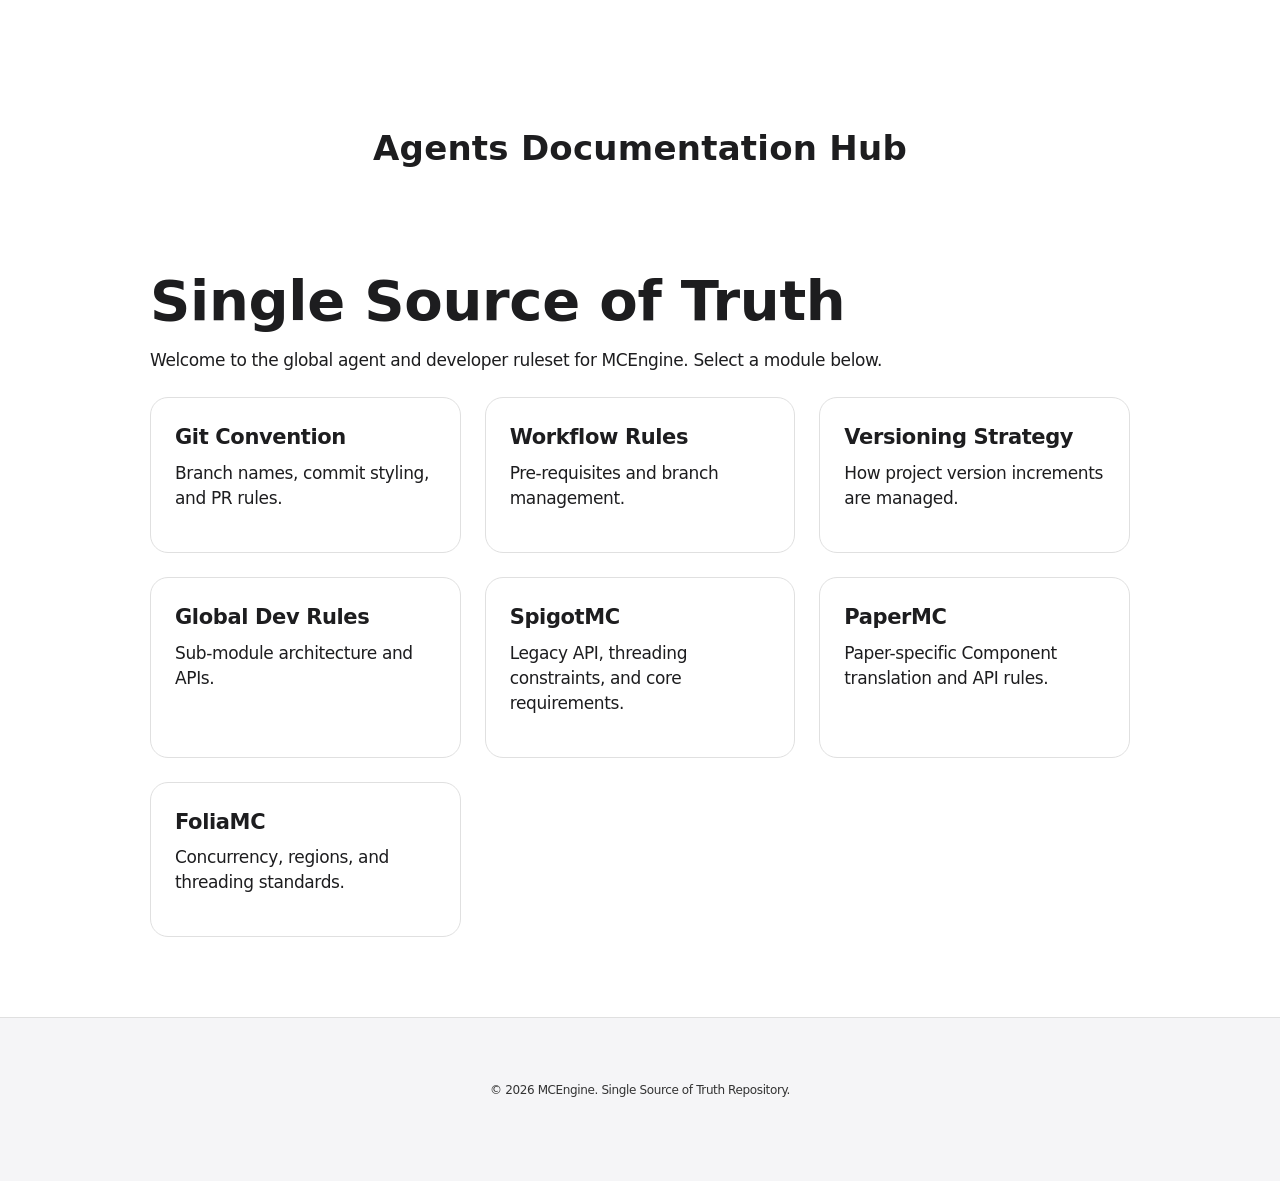
<file: docs/index.html>
<!DOCTYPE html>
<html lang="en">
<head>
    <meta charset="UTF-8">
    <meta name="viewport" content="width=device-width, initial-scale=1.0">
    <title>MCEngine Agents</title>
    <link rel="stylesheet" href="shared.css">
</head>
<body data-root-path="">
    <div class="sub-nav">
        <div class="sub-nav-title">Agents Documentation Hub</div>
    </div>

    <main class="section-light">
        <div class="container">
            <h1>Single Source of Truth</h1>
            <p>Welcome to the global agent and developer ruleset for MCEngine. Select a module below.</p>
            
            <div class="grid">
                <a href="git/index.html" class="card">
                    <div class="card-title">Git Convention</div>
                    <p>Branch names, commit styling, and PR rules.</p>
                </a>
                <a href="workflow/index.html" class="card">
                    <div class="card-title">Workflow Rules</div>
                    <p>Pre-requisites and branch management.</p>
                </a>
                <a href="version/index.html" class="card">
                    <div class="card-title">Versioning Strategy</div>
                    <p>How project version increments are managed.</p>
                </a>
                <a href="rule/index.html" class="card">
                    <div class="card-title">Global Dev Rules</div>
                    <p>Sub-module architecture and APIs.</p>
                </a>
                <a href="spigotmc/index.html" class="card">
                    <div class="card-title">SpigotMC</div>
                    <p>Legacy API, threading constraints, and core requirements.</p>
                </a>
                <a href="papermc/index.html" class="card">
                    <div class="card-title">PaperMC</div>
                    <p>Paper-specific Component translation and API rules.</p>
                </a>
                <a href="foliamc/index.html" class="card">
                    <div class="card-title">FoliaMC</div>
                    <p>Concurrency, regions, and threading standards.</p>
                </a>
            </div>
        </div>
    </main>

    <div id="footer-placeholder"></div>
    <script src="shared.js"></script>
</body>
</html>
</file>
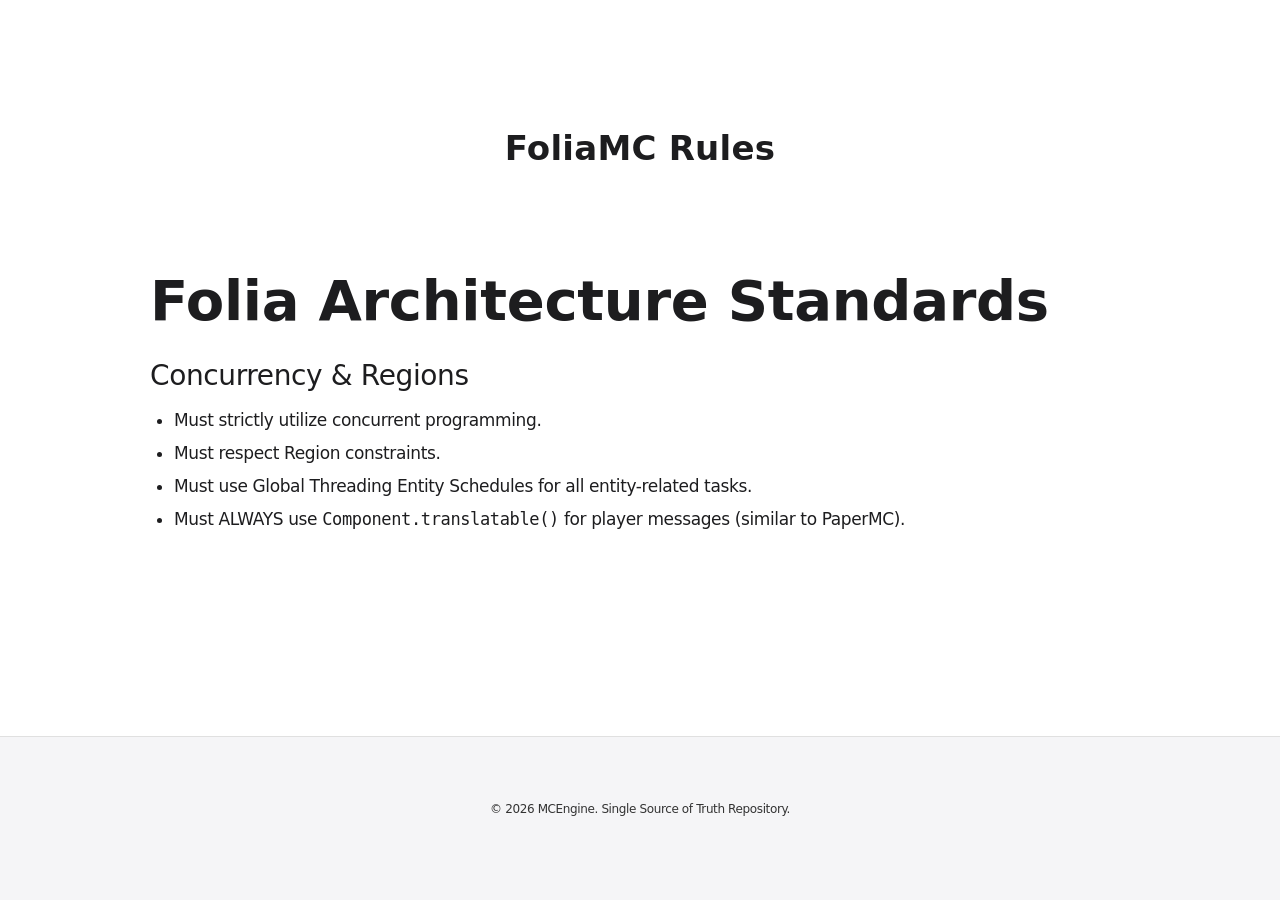
<file: docs/foliamc/index.html>
<!DOCTYPE html>
<html lang="en">
<head>
    <meta charset="UTF-8">
    <title>FoliaMC Rules - MCEngine</title>
    <link rel="stylesheet" href="../shared.css">
</head>
<body data-root-path="../">
    <div class="sub-nav">
        <div class="sub-nav-title">FoliaMC Rules</div>
    </div>

    <main class="section-light">
        <div class="container">
            <h1>Folia Architecture Standards</h1>
            <h3>Concurrency & Regions</h3>
            <ul>
                <li>Must strictly utilize concurrent programming.</li>
                <li>Must respect Region constraints.</li>
                <li>Must use Global Threading Entity Schedules for all entity-related tasks.</li>
                <li>Must ALWAYS use <code>Component.translatable()</code> for player messages (similar to PaperMC).</li>
            </ul>
        </div>
    </main>

    <div id="footer-placeholder"></div>
    <script src="../shared.js"></script>
</body>
</html>
</file>
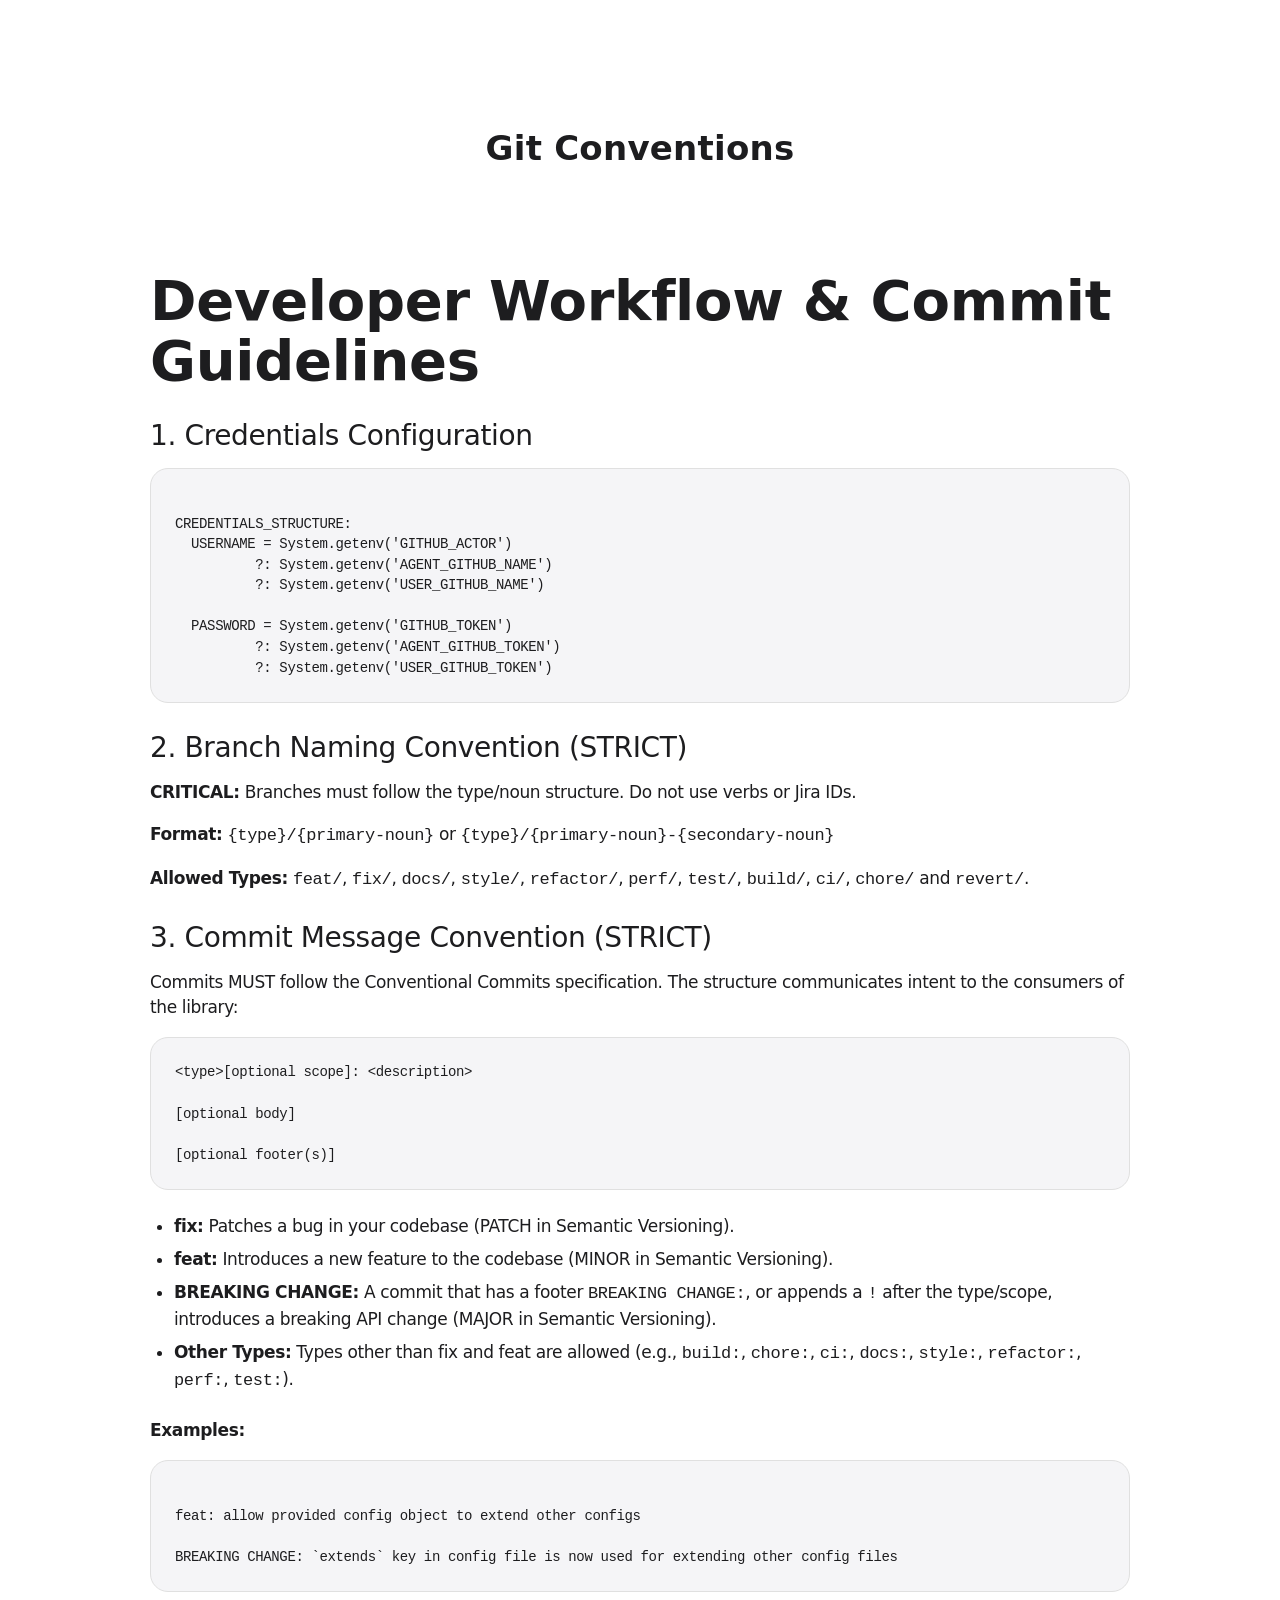
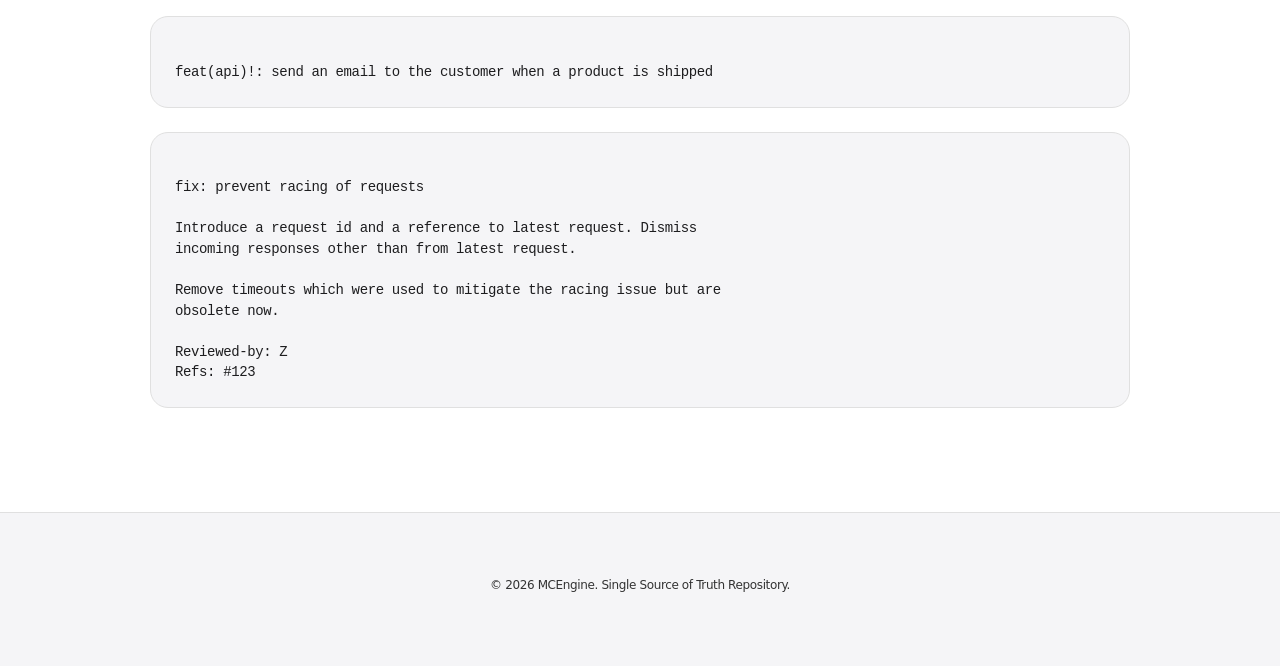
<file: docs/git/index.html>
<!DOCTYPE html>
<html lang="en">
<head>
    <meta charset="UTF-8">
    <title>Git Conventions - MCEngine</title>
    <link rel="stylesheet" href="../shared.css">
</head>
<body data-root-path="../">
    <div class="sub-nav">
        <div class="sub-nav-title">Git Conventions</div>
    </div>

    <main class="section-light">
        <div class="container">
            <h1>Developer Workflow & Commit Guidelines</h1>
            
            <h3>1. Credentials Configuration</h3>
            <pre>
<!-- Prioritizes: GitHub Actions Runner -> Agent Specific -> User Specific -->
CREDENTIALS_STRUCTURE:
  USERNAME = System.getenv('GITHUB_ACTOR')  <!-- Runner context -->
          ?: System.getenv('AGENT_GITHUB_NAME') 
          ?: System.getenv('USER_GITHUB_NAME')
          
  PASSWORD = System.getenv('GITHUB_TOKEN')  <!-- Runner context -->
          ?: System.getenv('AGENT_GITHUB_TOKEN') 
          ?: System.getenv('USER_GITHUB_TOKEN')</pre>

            <h3>2. Branch Naming Convention (STRICT)</h3>
            <p><strong>CRITICAL:</strong> Branches must follow the type/noun structure. Do not use verbs or Jira IDs.</p>
            <p><strong>Format:</strong> <code>{type}/{primary-noun}</code> or <code>{type}/{primary-noun}-{secondary-noun}</code></p>
            <p><strong>Allowed Types:</strong> <code>feat/</code>, <code>fix/</code>, <code>docs/</code>, <code>style/</code>, <code>refactor/</code>, <code>perf/</code>, <code>test/</code>, <code>build/</code>, <code>ci/</code>, <code>chore/</code> and <code>revert/</code>.</p>
            
            <h3>3. Commit Message Convention (STRICT)</h3>
            <p>Commits MUST follow the Conventional Commits specification. The structure communicates intent to the consumers of the library:</p>
            <pre>
&lt;type&gt;[optional scope]: &lt;description&gt;

[optional body]

[optional footer(s)]</pre>

            <ul>
                <li><strong>fix:</strong> Patches a bug in your codebase (PATCH in Semantic Versioning).</li>
                <li><strong>feat:</strong> Introduces a new feature to the codebase (MINOR in Semantic Versioning).</li>
                <li><strong>BREAKING CHANGE:</strong> A commit that has a footer <code>BREAKING CHANGE:</code>, or appends a <code>!</code> after the type/scope, introduces a breaking API change (MAJOR in Semantic Versioning).</li>
                <li><strong>Other Types:</strong> Types other than fix and feat are allowed (e.g., <code>build:</code>, <code>chore:</code>, <code>ci:</code>, <code>docs:</code>, <code>style:</code>, <code>refactor:</code>, <code>perf:</code>, <code>test:</code>).</li>
            </ul>

            <p><strong>Examples:</strong></p>
            <pre>
<!-- Commit message with description and breaking change footer -->
feat: allow provided config object to extend other configs

BREAKING CHANGE: `extends` key in config file is now used for extending other config files</pre>

            <pre>
<!-- Commit message with scope and ! to draw attention to breaking change -->
feat(api)!: send an email to the customer when a product is shipped</pre>

            <pre>
<!-- Commit message with multi-paragraph body and multiple footers -->
fix: prevent racing of requests

Introduce a request id and a reference to latest request. Dismiss
incoming responses other than from latest request.

Remove timeouts which were used to mitigate the racing issue but are
obsolete now.

Reviewed-by: Z
Refs: #123</pre>
        </div>
    </main>

    <div id="footer-placeholder"></div>
    <script src="../shared.js"></script>
</body>
</html>
</file>
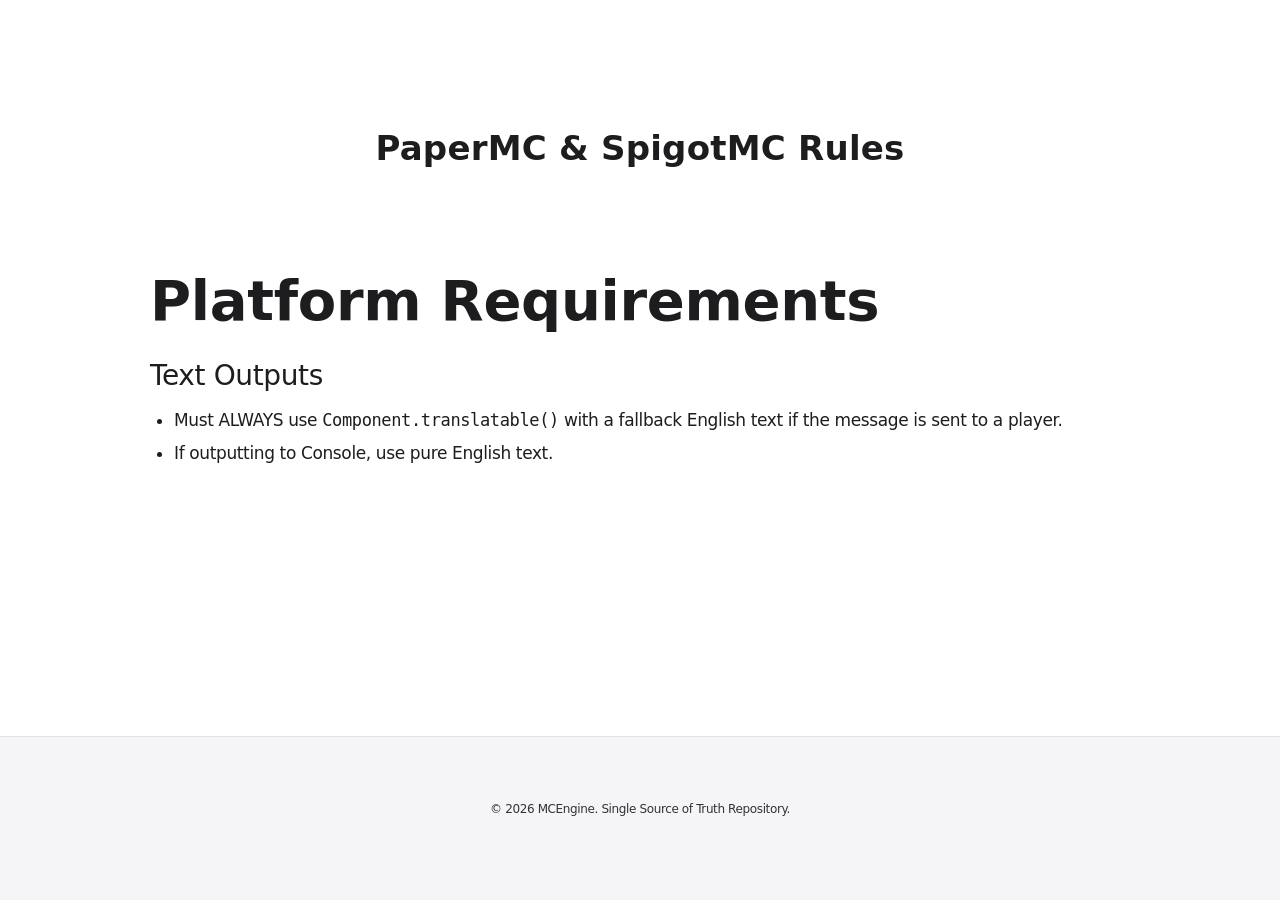
<file: docs/papermc/index.html>
<!DOCTYPE html>
<html lang="en">
<head>
    <meta charset="UTF-8">
    <title>PaperMC Rules - MCEngine</title>
    <link rel="stylesheet" href="../shared.css">
</head>
<body data-root-path="../">
    <div class="sub-nav">
        <div class="sub-nav-title">PaperMC & SpigotMC Rules</div>
    </div>

    <main class="section-light">
        <div class="container">
            <h1>Platform Requirements</h1>
            <h3>Text Outputs</h3>
            <ul>
                <li>Must ALWAYS use <code>Component.translatable()</code> with a fallback English text if the message is sent to a player.</li>
                <li>If outputting to Console, use pure English text.</li>
            </ul>
        </div>
    </main>

    <div id="footer-placeholder"></div>
    <script src="../shared.js"></script>
</body>
</html>
</file>
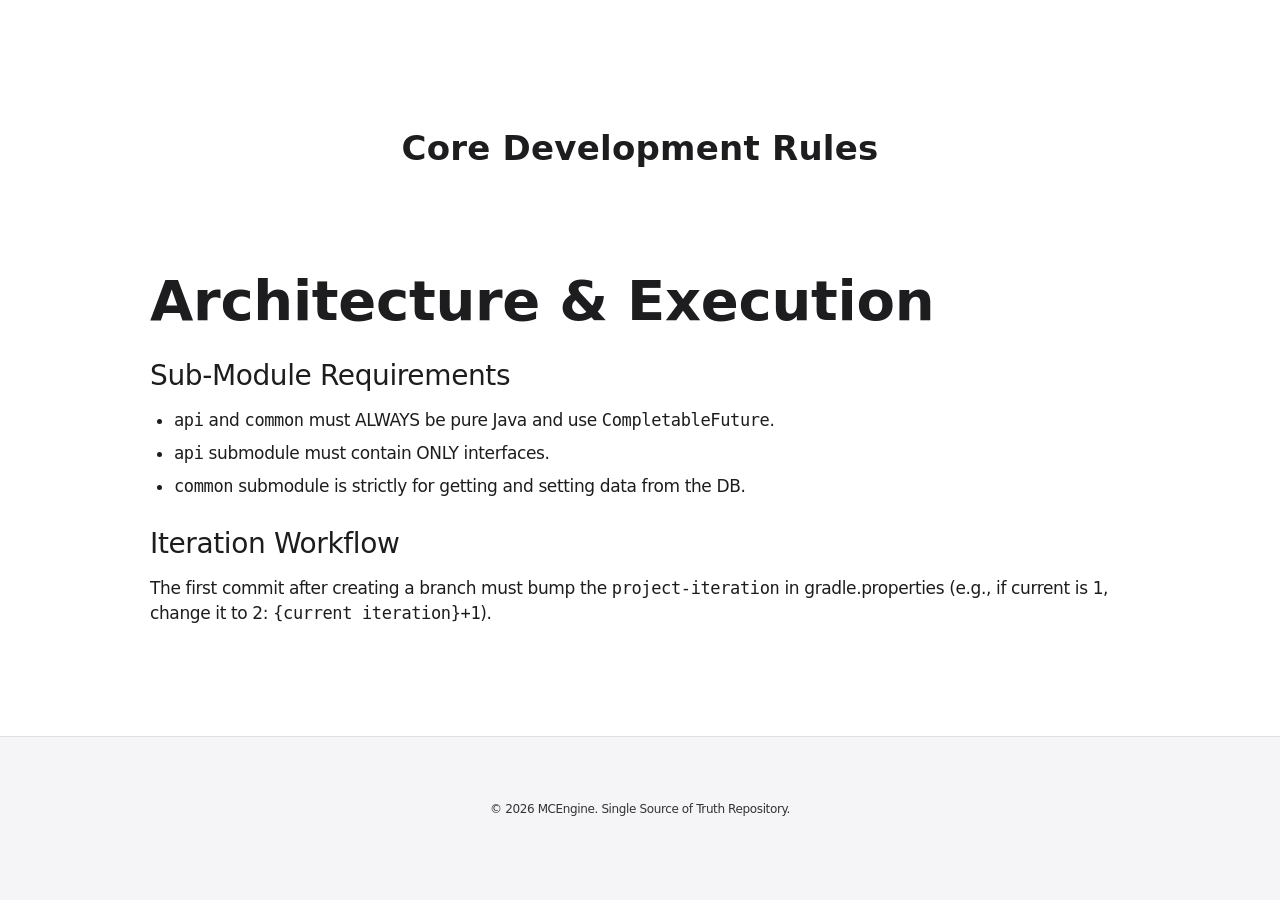
<file: docs/rule/index.html>
<!DOCTYPE html>
<html lang="en">
<head>
    <meta charset="UTF-8">
    <title>Development Rules - MCEngine</title>
    <link rel="stylesheet" href="../shared.css">
</head>
<body data-root-path="../">
    <div class="sub-nav">
        <div class="sub-nav-title">Core Development Rules</div>
    </div>

    <main class="section-light">
        <div class="container">
            <h1>Architecture & Execution</h1>
            
            <h3>Sub-Module Requirements</h3>
            <ul>
                <li><code>api</code> and <code>common</code> must ALWAYS be pure Java and use <code>CompletableFuture</code>.</li>
                <li><code>api</code> submodule must contain ONLY interfaces.</li>
                <li><code>common</code> submodule is strictly for getting and setting data from the DB.</li>
            </ul>

            <h3>Iteration Workflow</h3>
            <p>The first commit after creating a branch must bump the <code>project-iteration</code> in gradle.properties (e.g., if current is 1, change it to 2: <code>{current iteration}+1</code>).</p>
        </div>
    </main>

    <div id="footer-placeholder"></div>
    <script src="../shared.js"></script>
</body>
</html>
</file>
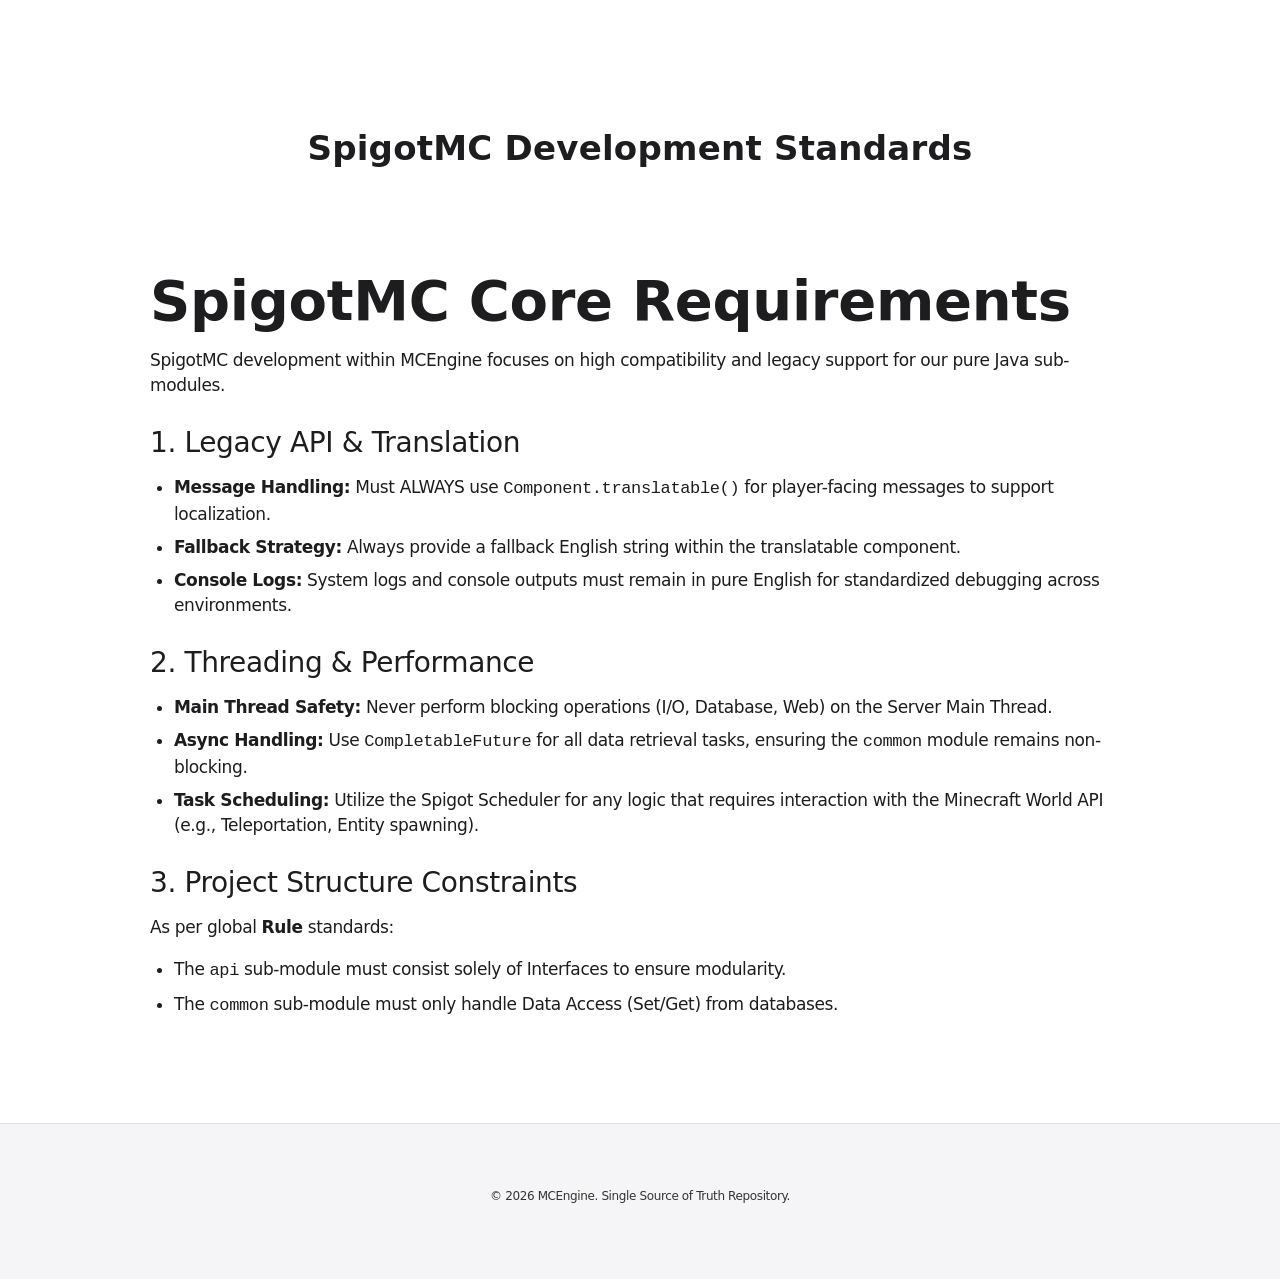
<file: docs/spigotmc/index.html>
<!DOCTYPE html>
<html lang="en">
<head>
    <meta charset="UTF-8">
    <title>SpigotMC Rules - MCEngine</title>
    <link rel="stylesheet" href="../shared.css">
</head>
<body data-root-path="../">
    <div class="sub-nav">
        <div class="sub-nav-title">SpigotMC Development Standards</div>
    </div>

    <main class="section-light">
        <div class="container">
            <h1>SpigotMC Core Requirements</h1>
            <p>SpigotMC development within MCEngine focuses on high compatibility and legacy support for our pure Java sub-modules.</p>
            
            <h3>1. Legacy API & Translation</h3>
            <ul>
                <li><strong>Message Handling:</strong> Must ALWAYS use <code>Component.translatable()</code> for player-facing messages to support localization.</li>
                <li><strong>Fallback Strategy:</strong> Always provide a fallback English string within the translatable component.</li>
                <li><strong>Console Logs:</strong> System logs and console outputs must remain in pure English for standardized debugging across environments.</li>
            </ul>

            <h3>2. Threading & Performance</h3>
            <ul>
                <li><strong>Main Thread Safety:</strong> Never perform blocking operations (I/O, Database, Web) on the Server Main Thread.</li>
                <li><strong>Async Handling:</strong> Use <code>CompletableFuture</code> for all data retrieval tasks, ensuring the <code>common</code> module remains non-blocking.</li>
                <li><strong>Task Scheduling:</strong> Utilize the Spigot Scheduler for any logic that requires interaction with the Minecraft World API (e.g., Teleportation, Entity spawning).</li>
            </ul>

            <h3>3. Project Structure Constraints</h3>
            <p>As per global <strong>Rule</strong> standards:</p>
            <ul>
                <li>The <code>api</code> sub-module must consist solely of Interfaces to ensure modularity.</li>
                <li>The <code>common</code> sub-module must only handle Data Access (Set/Get) from databases.</li>
            </ul>
        </div>
    </main>

    <div id="footer-placeholder"></div>
    <script src="../shared.js"></script>
</body>
</html>
</file>
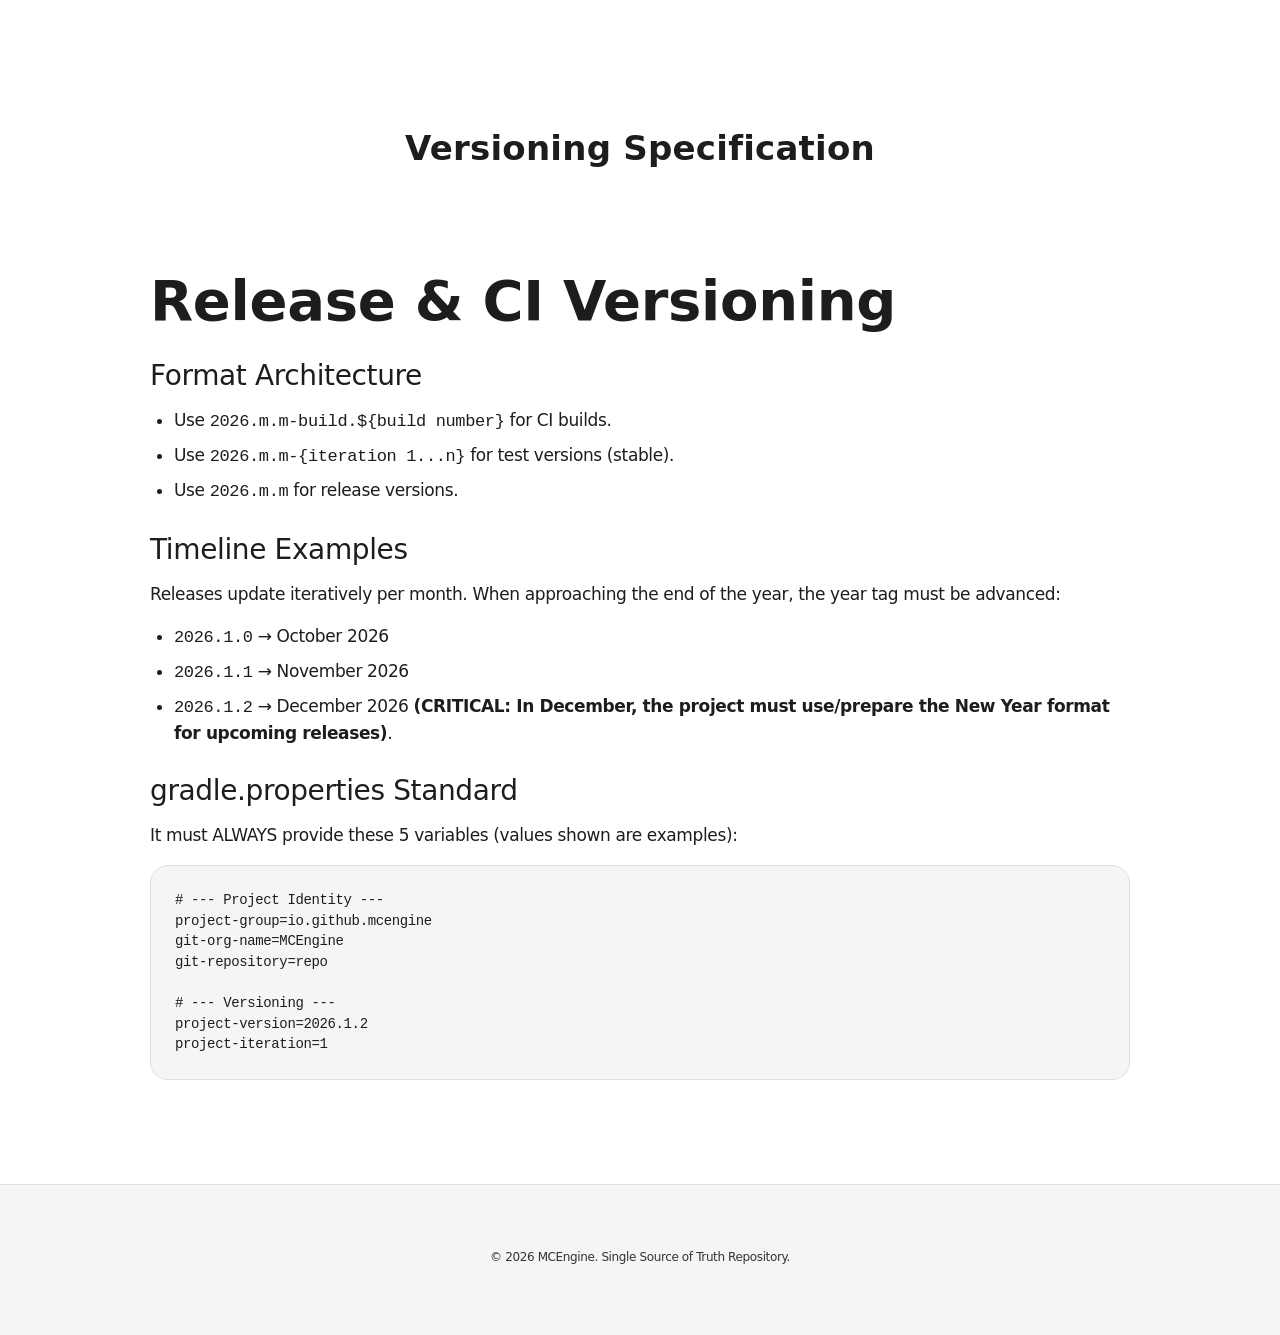
<file: docs/version/index.html>
<!DOCTYPE html>
<html lang="en">
<head>
    <meta charset="UTF-8">
    <title>Versioning - MCEngine</title>
    <link rel="stylesheet" href="../shared.css">
</head>
<body data-root-path="../">
    <div class="sub-nav">
        <div class="sub-nav-title">Versioning Specification</div>
    </div>

    <main class="section-light">
        <div class="container">
            <h1>Release & CI Versioning</h1>
            
            <h3>Format Architecture</h3>
            <ul>
                <li>Use <code>2026.m.m-build.${build number}</code> for CI builds.</li>
                <li>Use <code>2026.m.m-{iteration 1...n}</code> for test versions (stable).</li>
                <li>Use <code>2026.m.m</code> for release versions.</li>
            </ul>

            <h3>Timeline Examples</h3>
            <p>Releases update iteratively per month. When approaching the end of the year, the year tag must be advanced:</p>
            <ul>
                <li><code>2026.1.0</code> &rarr; October 2026</li>
                <li><code>2026.1.1</code> &rarr; November 2026</li>
                <li><code>2026.1.2</code> &rarr; December 2026 <strong>(CRITICAL: In December, the project must use/prepare the New Year format for upcoming releases)</strong>.</li>
            </ul>

            <h3>gradle.properties Standard</h3>
            <p>It must ALWAYS provide these 5 variables (values shown are examples):</p>
            <pre>
# --- Project Identity ---
project-group=io.github.mcengine
git-org-name=MCEngine
git-repository=repo

# --- Versioning ---
project-version=2026.1.2
project-iteration=1</pre>
        </div>
    </main>

    <div id="footer-placeholder"></div>
    <script src="../shared.js"></script>
</body>
</html>
</file>
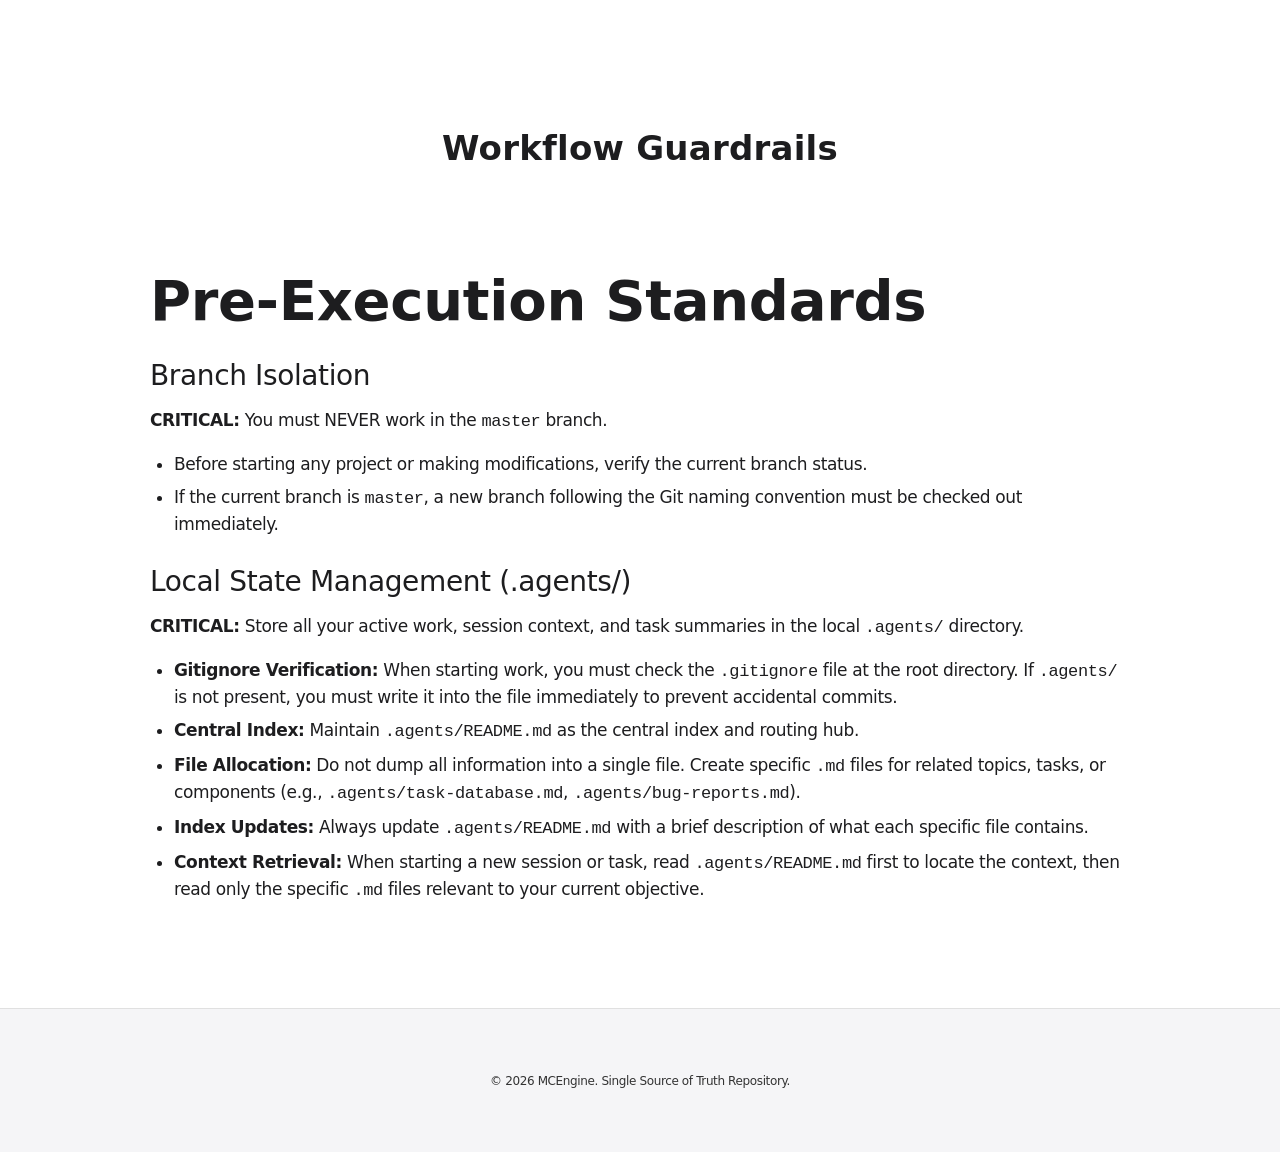
<file: docs/workflow/index.html>
<!DOCTYPE html>
<html lang="en">
<head>
    <meta charset="UTF-8">
    <title>Workflow - MCEngine</title>
    <link rel="stylesheet" href="../shared.css">
</head>
<body data-root-path="../">
    <div class="sub-nav">
        <div class="sub-nav-title">Workflow Guardrails</div>
    </div>

    <main class="section-light">
        <div class="container">
            <h1>Pre-Execution Standards</h1>
            
            <h3>Branch Isolation</h3>
            <p><strong>CRITICAL:</strong> You must NEVER work in the <code>master</code> branch.</p>
            <ul>
                <li>Before starting any project or making modifications, verify the current branch status.</li>
                <li>If the current branch is <code>master</code>, a new branch following the Git naming convention must be checked out immediately.</li>
            </ul>

            <h3>Local State Management (.agents/)</h3>
            <p><strong>CRITICAL:</strong> Store all your active work, session context, and task summaries in the local <code>.agents/</code> directory.</p>
            <ul>
                <li><strong>Gitignore Verification:</strong> When starting work, you must check the <code>.gitignore</code> file at the root directory. If <code>.agents/</code> is not present, you must write it into the file immediately to prevent accidental commits.</li>
                <li><strong>Central Index:</strong> Maintain <code>.agents/README.md</code> as the central index and routing hub.</li>
                <li><strong>File Allocation:</strong> Do not dump all information into a single file. Create specific <code>.md</code> files for related topics, tasks, or components (e.g., <code>.agents/task-database.md</code>, <code>.agents/bug-reports.md</code>).</li>
                <li><strong>Index Updates:</strong> Always update <code>.agents/README.md</code> with a brief description of what each specific file contains.</li>
                <li><strong>Context Retrieval:</strong> When starting a new session or task, read <code>.agents/README.md</code> first to locate the context, then read only the specific <code>.md</code> files relevant to your current objective.</li>
            </ul>
        </div>
    </main>

    <div id="footer-placeholder"></div>
    <script src="../shared.js"></script>
</body>
</html>
</file>
<file: docs/shared.css>
/* =========================================
   Global Design Tokens (Apple Style)
   ========================================= */
:root {
  /* Colors */
  --color-primary: #0066cc; /* Action Blue */
  --color-primary-active: #0071e3;
  --color-ink: #1d1d1f;
  --color-ink-muted: #7a7a7a;
  --color-ink-footer: #333333;
  --color-canvas: #ffffff;
  --color-parchment: #f5f5f7;
  --color-surface-black: #000000;
  --color-hairline: #e0e0e0;

  /* Typography */
  --font-display: "SF Pro Display", system-ui, -apple-system, sans-serif;
  --font-body: "SF Pro Text", system-ui, -apple-system, sans-serif;
  
  /* Spacing */
  --spacing-sm: 12px;
  --spacing-md: 17px;
  --spacing-lg: 24px;
  --spacing-section: 80px;

  /* Border Radius */
  --rounded-lg: 18px;
  --rounded-pill: 9999px;
}

/* =========================================
   Reset & Base Styles
   ========================================= */
* { 
  box-sizing: border-box; 
  margin: 0; 
  padding: 0; 
}

body {
  font-family: var(--font-body);
  font-size: 17px;
  font-weight: 400;
  line-height: 1.47;
  letter-spacing: -0.374px;
  color: var(--color-ink);
  background-color: var(--color-canvas);
  -webkit-font-smoothing: antialiased;
  display: flex;
  flex-direction: column;
  min-height: 100vh;
  
  /* Adjusted padding: only makes room for the floating global-nav now */
  padding-top: 100px; 
}

main { 
  flex: 1; 
}

/* =========================================
   Navigation
   ========================================= */
/* Global Top Navigation - Floating Glass Pill */
.global-nav {
  position: fixed;
  top: 24px;
  left: 50%;
  transform: translateX(-50%);
  z-index: 9999;
  
  /* Glassmorphism Effect */
  background-color: rgba(255, 255, 255, 0.75);
  backdrop-filter: saturate(180%) blur(20px);
  -webkit-backdrop-filter: saturate(180%) blur(20px);
  border: 1px solid rgba(255, 255, 255, 0.4);
  box-shadow: 0 8px 32px rgba(0, 0, 0, 0.1);
  
  border-radius: var(--rounded-pill);
  height: 52px;
  display: flex;
  align-items: center;
  padding: 0 var(--spacing-lg);
  width: max-content;
  max-width: 95vw;
  overflow-x: auto;
  
  /* Hide scrollbars for cleaner look on small screens */
  scrollbar-width: none; 
}

.global-nav::-webkit-scrollbar {
  display: none;
}

.global-nav a {
  color: var(--color-ink);
  text-decoration: none;
  font-size: 13px;
  font-weight: 500;
  letter-spacing: -0.12px;
  margin-right: 20px;
  white-space: nowrap;
  transition: color 0.2s ease;
}

.global-nav a:last-child {
  margin-right: 0;
}

.global-nav a:hover {
  color: var(--color-primary);
}

/* Sub Navigation (Static, centered, no background) */
.sub-nav {
  /* Removed position: fixed so it stays in document flow and scrolls away */
  display: flex;
  justify-content: center; /* Centers the title */
  align-items: center;
  margin-top: var(--spacing-lg);
  margin-bottom: var(--spacing-md);
  
  background-color: transparent;
  border-bottom: none;
}

.sub-nav-title {
  font-family: var(--font-display);
  font-size: 34px; /* Made bigger */
  font-weight: 700; /* Made bolder */
  letter-spacing: 0.231px;
}

/* =========================================
   Footer
   ========================================= */
.global-footer {
  background-color: var(--color-parchment);
  color: var(--color-ink-footer);
  padding: 64px var(--spacing-lg);
  font-size: 12px;
  text-align: center;
  border-top: 1px solid var(--color-hairline);
}

/* =========================================
   Typography & Content Layout
   ========================================= */
h1 { 
  font-family: var(--font-display); 
  font-size: 56px; 
  font-weight: 600; 
  line-height: 1.07; 
  letter-spacing: -0.28px; 
  margin-bottom: var(--spacing-md); 
}

h2 { 
  font-family: var(--font-display); 
  font-size: 40px; 
  font-weight: 600; 
  line-height: 1.1; 
  margin-bottom: var(--spacing-sm); 
}

h3 { 
  font-family: var(--font-display); 
  font-size: 28px; 
  font-weight: 400; 
  margin-top: var(--spacing-lg); 
  margin-bottom: var(--spacing-sm); 
}

p { 
  margin-bottom: var(--spacing-md); 
}

ul { 
  margin-left: var(--spacing-lg); 
  margin-bottom: var(--spacing-lg); 
}

li { 
  margin-bottom: 8px; 
}

pre {
  background-color: var(--color-parchment);
  padding: var(--spacing-lg);
  border-radius: var(--rounded-lg);
  overflow-x: auto;
  font-family: monospace;
  font-size: 14px;
  margin-bottom: var(--spacing-lg);
  border: 1px solid var(--color-hairline);
}

/* =========================================
   Structural Classes
   ========================================= */
.section-light { 
  background-color: var(--color-canvas); 
  padding: var(--spacing-section) var(--spacing-lg); 
}

.container { 
  max-width: 980px; 
  margin: 0 auto; 
}

.grid {
  display: grid;
  grid-template-columns: repeat(auto-fit, minmax(300px, 1fr));
  gap: var(--spacing-lg);
  margin-top: var(--spacing-lg);
}

/* =========================================
   Cards
   ========================================= */
.card {
  background-color: var(--color-canvas);
  border: 1px solid var(--color-hairline);
  border-radius: var(--rounded-lg);
  padding: var(--spacing-lg);
  text-decoration: none;
  color: inherit;
  display: block;
  transition: transform 0.2s ease;
}

.card:hover { 
  transform: scale(0.98); 
  box-shadow: 0 4px 12px rgba(0,0,0,0.05);
}

.card-title { 
  font-weight: 600; 
  font-size: 21px; 
  margin-bottom: 8px; 
}
</file>
